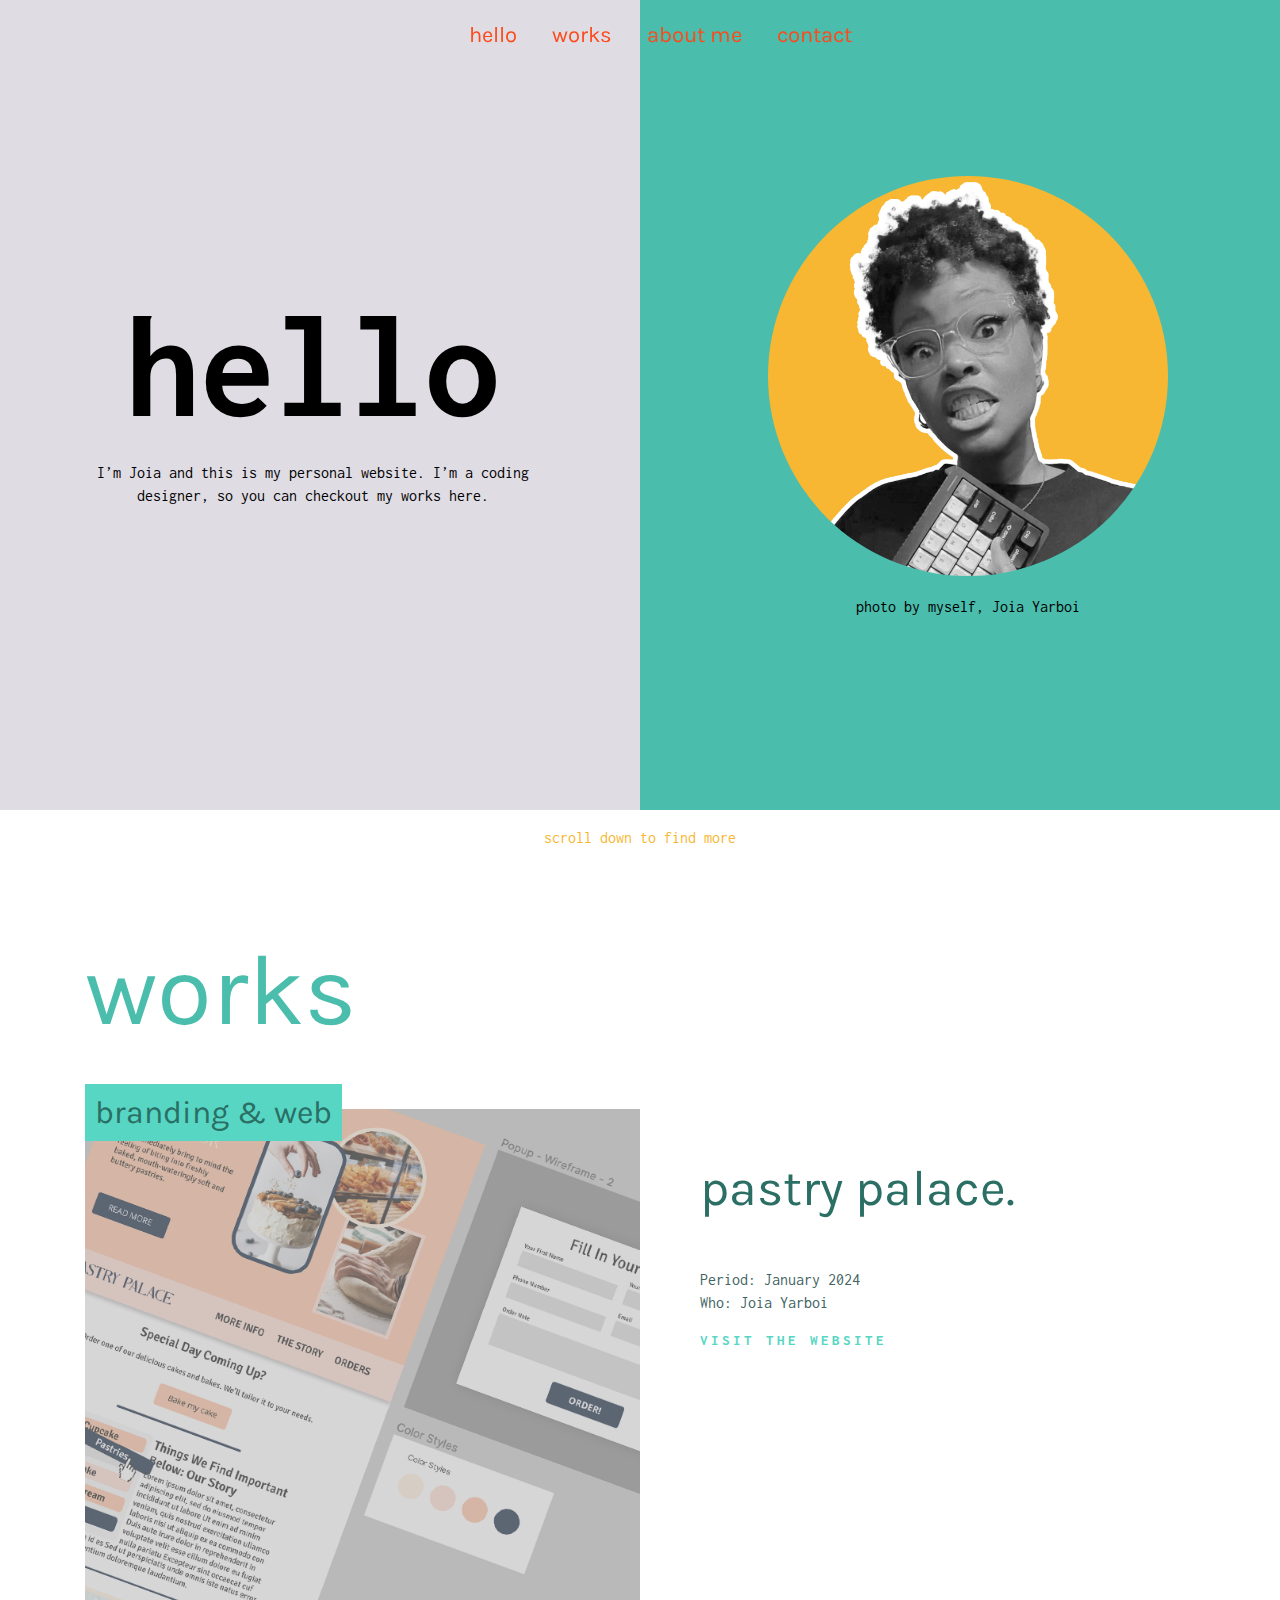
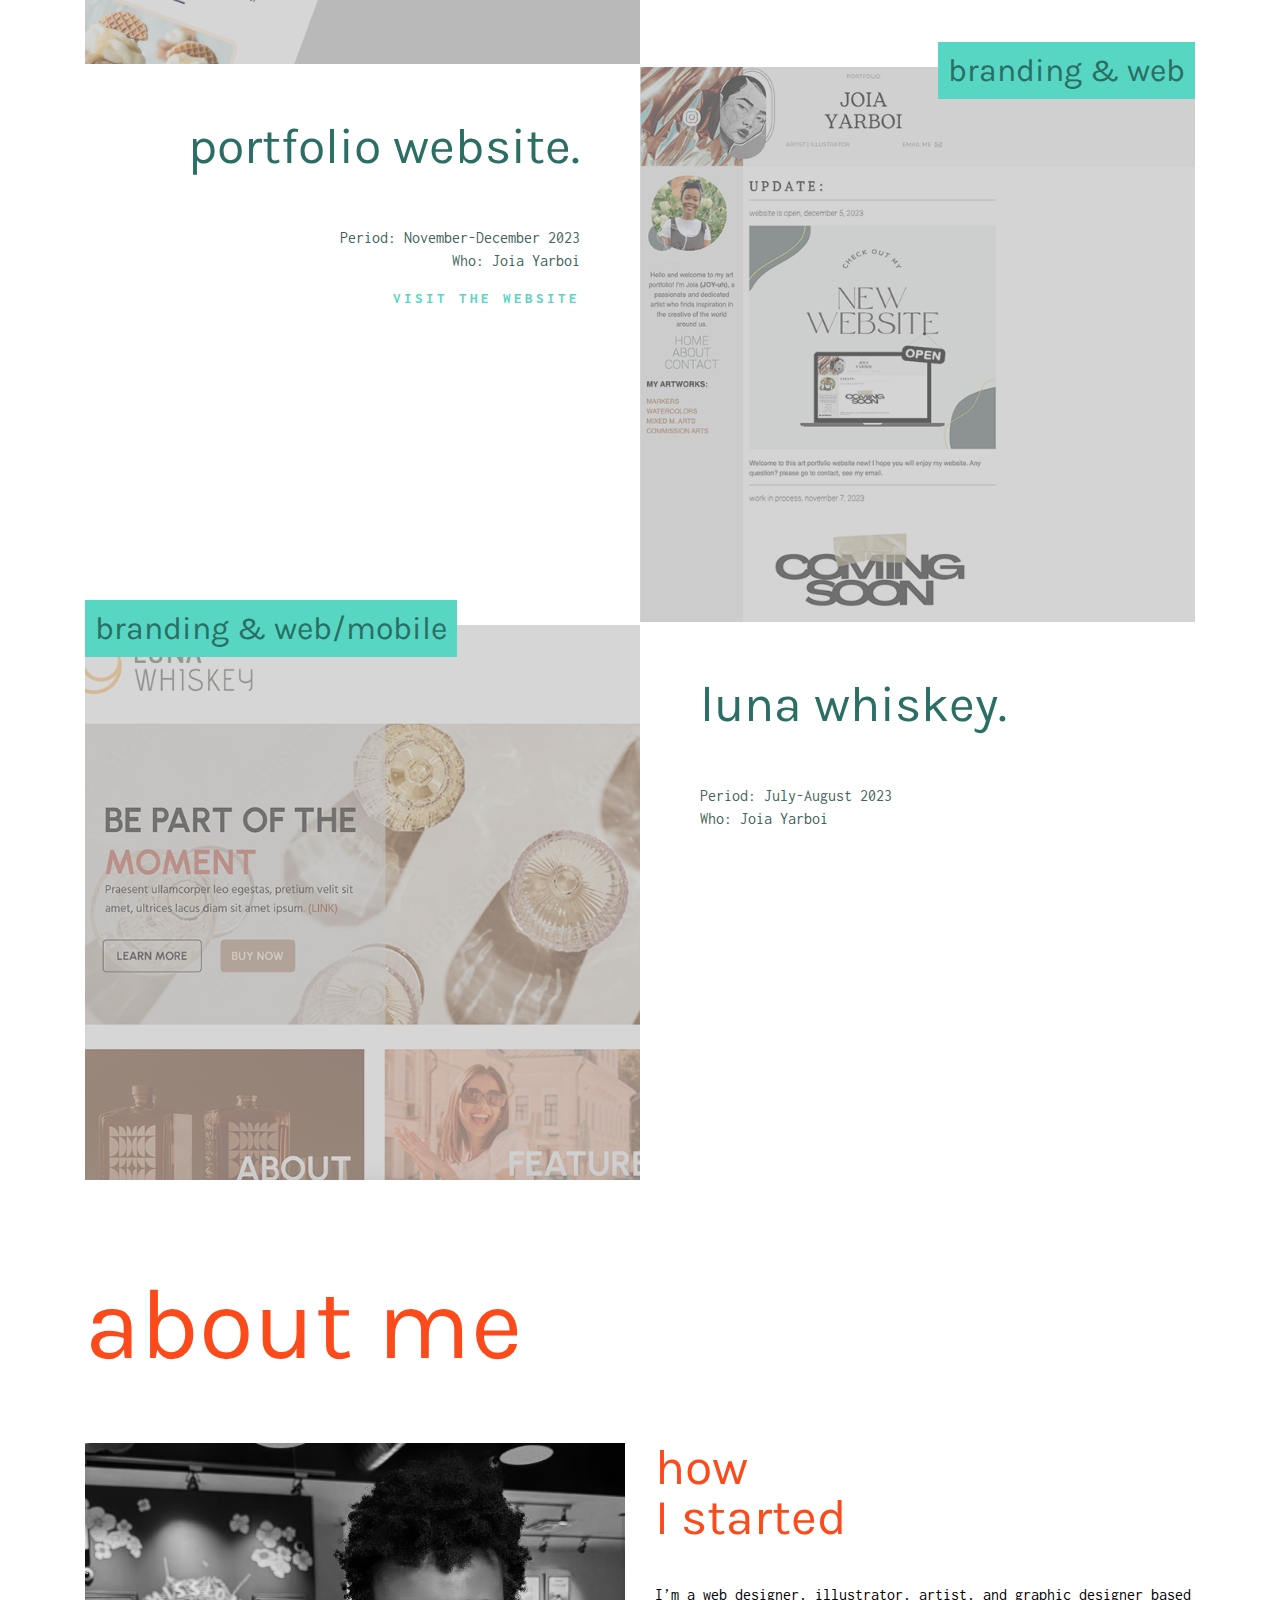
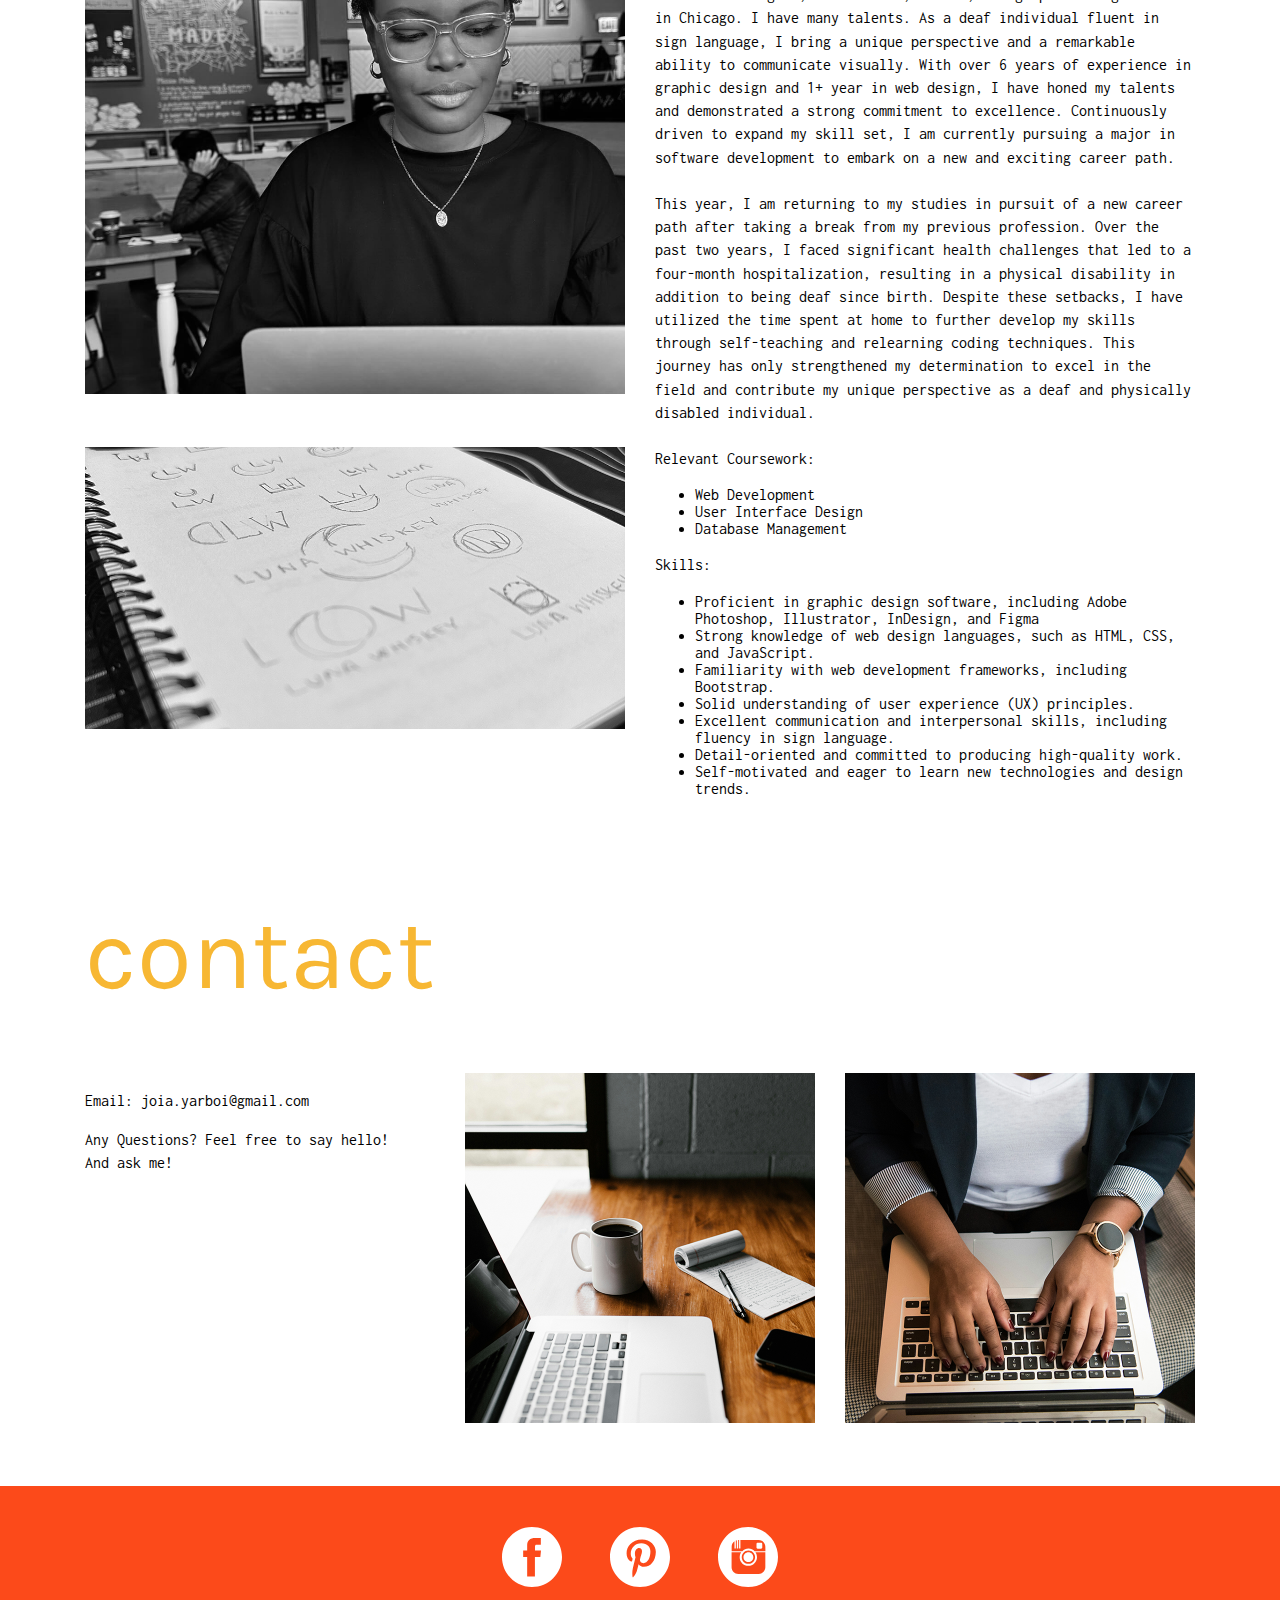
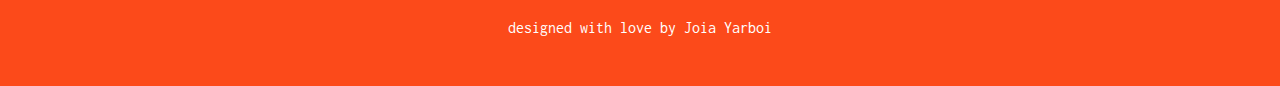
<file: personal/index.html>
<!DOCTYPE html>
<html>
<head>
	<meta charset="utf-8">
	<meta name="viewport" content="width=device-width, initial-scale=1">
	<link rel="stylesheet" type="text/css" href="css/styles.css">
	<link rel="stylesheet" type="text/css" href="css/bootstrap-grid.css">
	<link rel="preconnect" href="https://fonts.googleapis.com">
	<link rel="preconnect" href="https://fonts.gstatic.com" crossorigin>
	<link href="https://fonts.googleapis.com/css2?family=Inconsolata:wght@400;700&family=Karla:wght@400;700&display=swap" rel="stylesheet">
	<title>Joia's Personal Website</title>
</head>
<body>
	<nav>
		<ul class="navigation">
			<li><a href="#hello">hello</a></li>
			<li><a href="#works">works</a></li>
			<li><a href="#aboutme">about me</a></li>
			<li><a href="#contact">contact</a></li>
		</ul>
	</nav>
	<header class="row" id="hello">
	<!-- left column -->	
		<section class="col left-col">
			<div class="top-container">
			<h1>hello</h1>
			<p>I’m Joia and this is my personal website.
			I’m a coding designer, so you can checkout
			my works here.</p>
			</div>
		</section>

	<!-- right column -->
		<section class="col right-col">
			<div class="top-container">
			<img class="mepic" src="img/mepic.png" alt="cactus"/>
			<p>photo by myself, Joia Yarboi</p>
			</div>
		</section>
	</header>
	<main class="container">
			<p class="scroll">scroll down to find more</p>
			<!-- works -->
			<section class="works" id="works">
				<h2>works</h2>
				<!-- first -->
				<div class="row no-gutters">
				<div class="col">
					<h4>branding & web</h4>
					<img src="img/work1.png" class="works-img" alt="" />
				</div>
				<div class="col">
						<div class="extra-gutters">
						<h3>pastry palace.</h3>
						<p>Period: January 2024<br>
						   Who: Joia Yarboi</p>
						<a href="https://jomiyaa.github.io/pp-bakery/index.html" target="blank_">VISIT THE WEBSITE</a>
						</div>
				</div>
				</div>

				<!-- secord -->
				<div class="row no-gutters">
					<div class="col">
						<div class="extra-gutters right-aligned">
						<h3>portfolio website.</h3>
						<p>Period: November-December 2023<br>
						   Who: Joia Yarboi</p>
						<a href="https://www.oakton.edu/students/8/jyarboi6048/Final%20Project/home.html" target="blank_">VISIT THE WEBSITE</a>
						</div>
					</div>
					<div class="col">
					<h4 class="right-aligned">branding & web</h4>
					<img src="img/work3.png" class="works-img" alt="" />
					</div>
				</div>

				<!-- third -->
				<div class="row no-gutters">
					<div class="col">
					<h4>branding & web/mobile</h4>
					<img src="img/work2.png" class="works-img" alt="" />
					</div>
					<div class="col">
						<div class="extra-gutters">
						<h3>luna whiskey.</h3>
						<p>Period: July-August 2023<br>
						   Who: Joia Yarboi</p>
						</div>
					</div>
				</div>
			</section>

			<!-- my team -->
			<section class="team" id="aboutme">
				<h2>about me</h2>
				<div class="row">
					<div class="col-md-6">
					<img src="img/aboutme1.png" class="img-margin" alt="team picture"/>
					<img src="img/aboutme2.png" class="img-margin" alt="team picture"/>
					</div>
					<div class="col">
					<h3>how<br>I started</h3>
					<p>I’m a web designer, illustrator, artist, and graphic designer based in Chicago. I have many talents. As a deaf individual fluent in sign language, I bring a unique perspective and a remarkable ability to communicate visually. With over 6 years of experience in graphic design and 1+ year in web design, I have honed my talents and demonstrated a strong commitment to excellence. Continuously driven to expand my skill set, I am currently pursuing a major in software development to embark on a new and exciting career path. 
					<br><br>
					This year, I am returning to my studies in pursuit of a new career path after taking a break from my previous profession. Over the past two years, I faced significant health challenges that led to a four-month hospitalization, resulting in a physical disability in addition to being deaf since birth. Despite these setbacks, I have utilized the time spent at home to further develop my skills through self-teaching and relearning coding techniques. This journey has only strengthened my determination to excel in the field and contribute my unique perspective as a deaf and physically disabled individual.<br><br>
					Relevant Coursework:
					</p>
					<ul>
						<li>Web Development</li>
						<li>User Interface Design</li>
						<li>Database Management</li>
					</ul>
					<p>Skills:</p>
					<ul>
						<li>Proficient in graphic design software, including Adobe Photoshop, Illustrator, InDesign, and Figma</li>
						<li>Strong knowledge of web design languages, such as HTML, CSS, and JavaScript.</li>
						<li>Familiarity with web development frameworks, including Bootstrap.</li>
						<li>Solid understanding of user experience (UX) principles.</li>
						<li> Excellent communication and interpersonal skills, including fluency in sign language.</li>
						<li>Detail-oriented and committed to producing high-quality work.</li>
						<li>Self-motivated and eager to learn new technologies and design trends.</li>
					</ul>
				</div>
				</div>
			</section>

			<!-- contact -->
			<section class="contact" id="contact">
				<h2>contact</h2>
				<div class="row">
					<div class="col">
					<p>Email: joia.yarboi@gmail.com</p>
					<p>Any Questions? Feel free to say hello!<br>
					And ask me!</p>
					</div>
					<div class="col">
					<img src="img/contact3.png" alt=""/>
					</div>
					<div class="col">
					<img src="img/contact4.png" alt=""/>
					</div>
				</div>
			</section>
	</main>

	<footer>
		<div class="container">
			<div class="social-icons-container">
				<a href=""><img src="img/facebook.svg" class="social-icon" alt="facebook"/></a>
				<a href=""><img src="img/pinterest.svg" class="social-icon" alt="pinterest"/></a>
				<a href=""><img src="img/instagram.svg" class="social-icon" alt="instagram"/></a>
			</div>
				<p>designed with love by Joia Yarboi</p>
		</div>
	</footer>
</body>
</html>
</file>
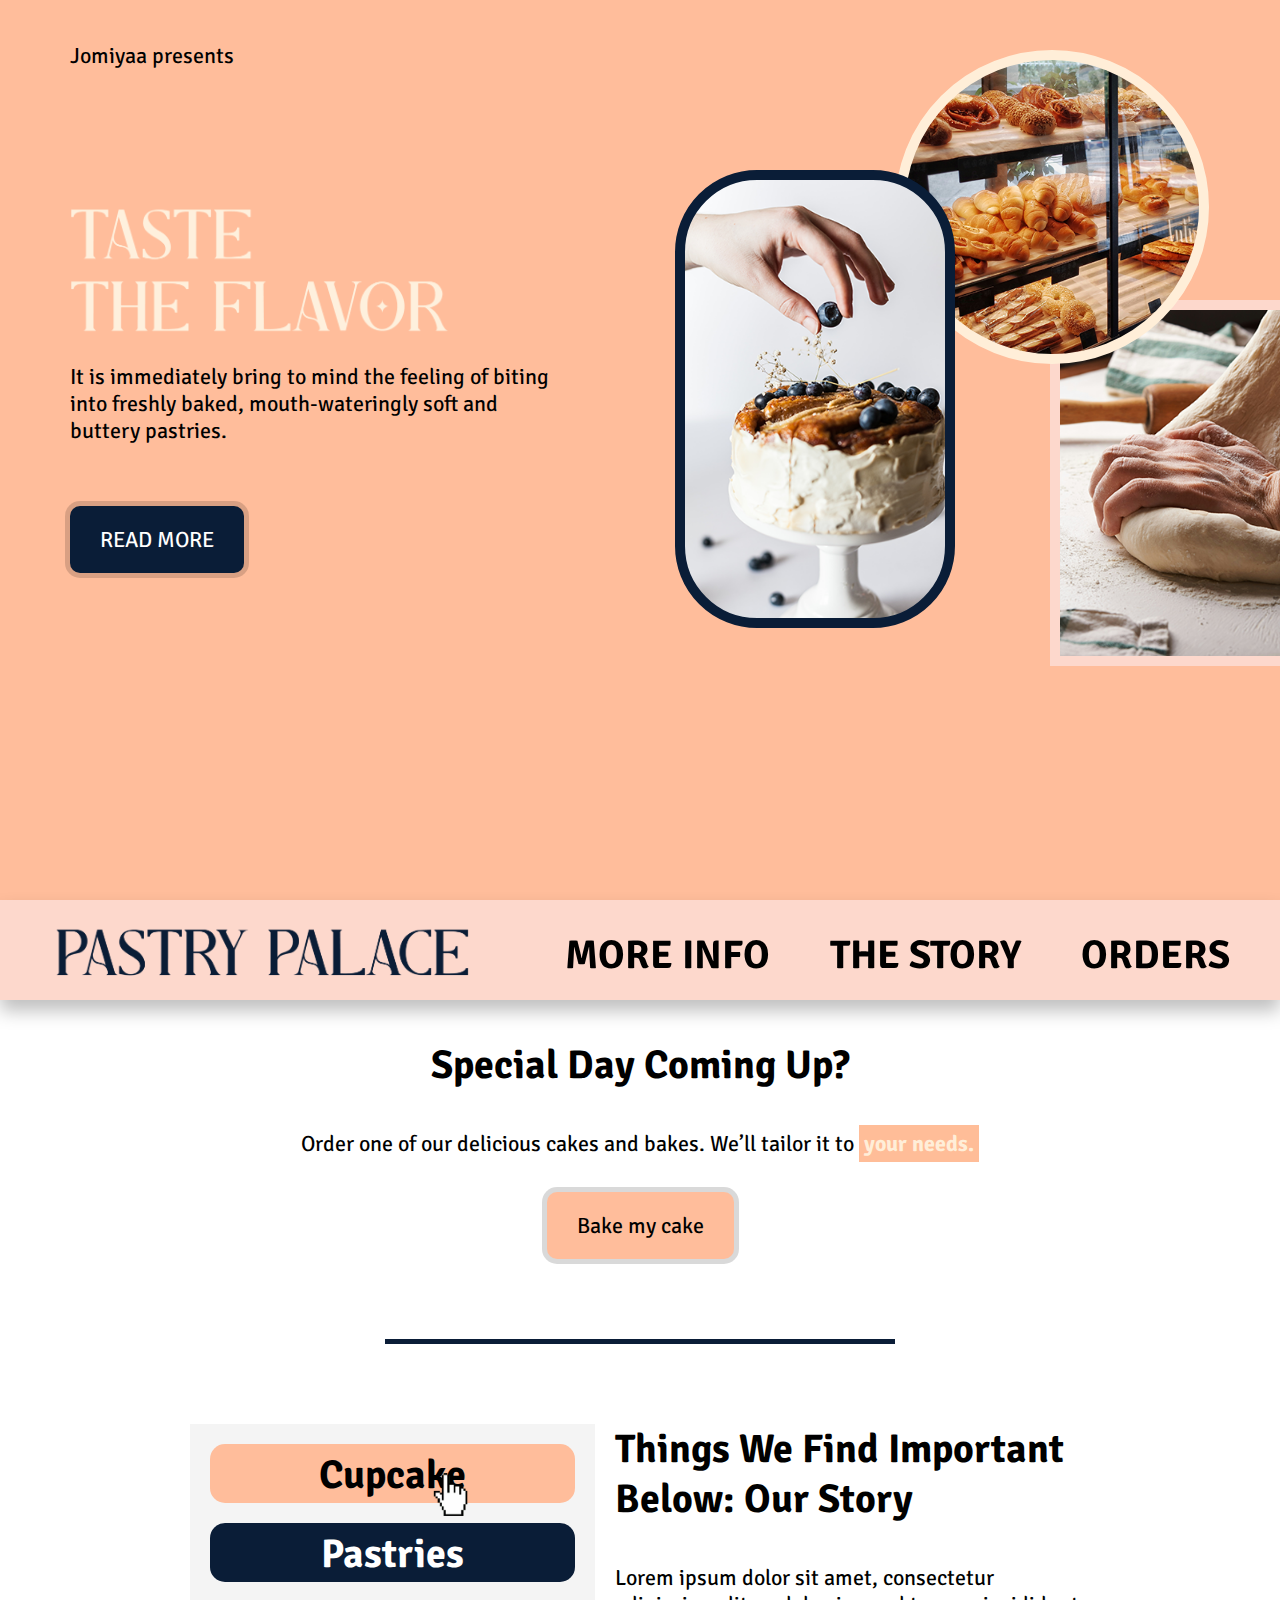
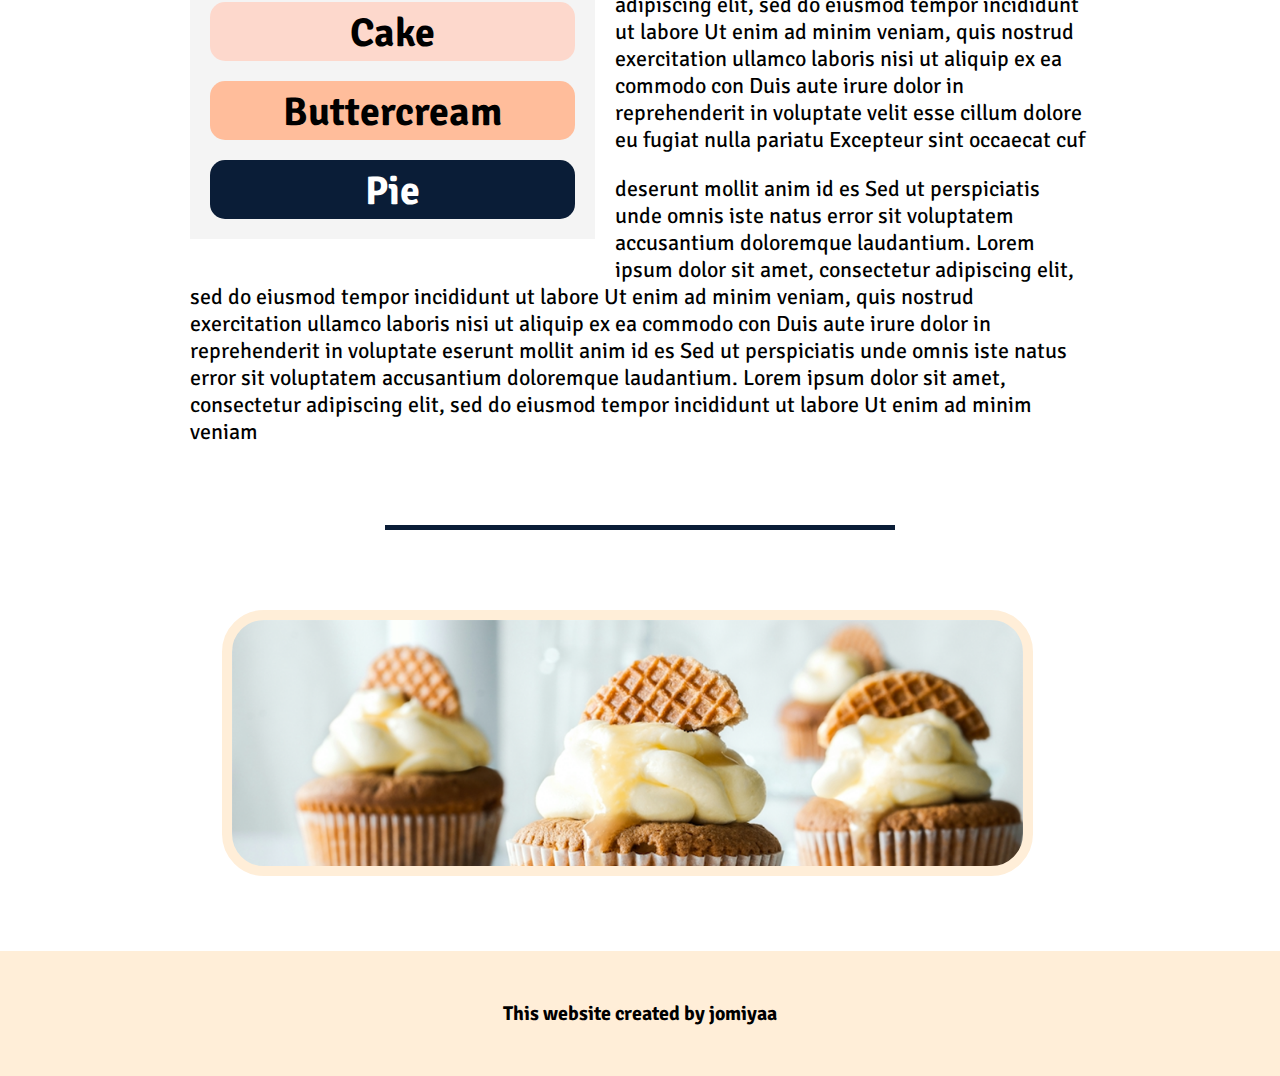
<file: pp-bakery/index.html>
<!DOCTYPE html>
<html>
<head>
	<meta charset="utf-8">
	<meta name="viewport" content="width=device-width, initial-scale=1">
	<title>Pastry Palace</title>
	<link rel="stylesheet" href="styles.css">
</head>
<body>

<!-- header -->
	<div class="pp-header">
		<div class="wrapper">
			<p>Jomiyaa presents</p>
			<div class="img"></div>
 			<p>It is immediately bring to mind the feeling of biting into freshly baked, mouth-wateringly soft and buttery pastries.</p><br><br>
 			<a class="cta" href="#more-info">READ MORE</a>
		</div>
		<div class="pic1"></div>
		<div class="pic2"></div>
		<div class="pic3"></div>
	</div>
	<div id="more-info"></div>

<!-- navigation -->
	<nav>
		<a href="#" class="logo">PASTRY PALACE</a>
		<ul>
			<li><a href="javascript:()" onclick="showPopup();">ORDERS</a></li>
			<li><a href="#story">THE STORY</a></li>
			<li><a href="#more-info">MORE INFO</a></li>
		</ul>
	</nav>

<!-- main -->
	<div class="more-info">
		<div class="wrapper-main">
		<h3>Special Day Coming Up?</h3>
		<p>Order one of our delicious cakes and bakes. We’ll tailor it to <span class="highlight">your needs.</span></p>
		<a class="cta alt" onclick="showPopup();">Bake my cake</a>
	</div>
	</div>

	<div class="sep"></div>

	<div class="story" id="story">
		<div class="wrapper-main">
		<ul class="nb-list">
			<li class="peach">Cupcake</li>
			<li class="navy favorite">Pastries</li>
			<li class="lpink">Cake</li>
			<li class="peach">Buttercream</li>
			<li class="navy">Pie</li>
		</ul>
		<h3>Things We Find Important<br>
		Below: Our Story</h3>
		<p>Lorem ipsum dolor sit amet, consectetur adipiscing elit, sed do eiusmod tempor incididunt ut labore Ut enim ad minim veniam, quis nostrud exercitation ullamco laboris nisi ut aliquip ex ea commodo con Duis aute irure dolor in reprehenderit in voluptate velit esse cillum dolore eu fugiat nulla pariatu Excepteur sint occaecat cuf</p>
		<p>deserunt mollit anim id es Sed ut perspiciatis unde omnis iste natus error sit voluptatem accusantium doloremque laudantium. Lorem ipsum dolor sit amet, consectetur adipiscing elit, sed do eiusmod tempor incididunt ut labore Ut enim ad minim veniam, quis nostrud exercitation ullamco laboris nisi ut aliquip ex ea commodo con Duis aute irure dolor in reprehenderit in voluptate eserunt mollit anim id es Sed ut perspiciatis unde omnis iste natus error sit voluptatem accusantium doloremque laudantium. Lorem ipsum dolor sit amet, consectetur adipiscing elit, sed do eiusmod tempor incididunt ut labore Ut enim ad minim veniam</p>
	</div>
	</div>

	<div class="sep"></div>

	<div class="wrapper-main">
		<div class="pic4"></div>
	</div>


<!-- footer -->
	<footer>
		<div class="wrapper-main">
		This website created by jomiyaa
		</div>
	</footer>

<!-- pop-up -->
	<div class="popup" id="popup">
		<div class="blanket"></div>
		<div class="content">
			<h2>Fill In Your Details</h2>
			<form action="">
				<div class="row">
					<div class="item">
				<label for="">Your First Name</label>
				<input type="text" placeholder="First Name" Value="Michelle">
			</div>
			<div class="item">
				<label for="">Your Last Name</label>
				<input type="text" placeholder="Last Name">
			</div>
		</div>
		<div class="row">
			<div class="item">
				<label for="">Phone Number</label>
				<input type="text" placeholder="(000) 000-0000">
			</div>
			<div class="item">
				<label for="">Email</label>
				<input type="text" placeholder="example@email.com">
			</div>
		</div>
		<div class="row">
			<div class="item">
				<label for="">Order Note</label><br>
  				<textarea rows="4" cols="100">Eg. Vanilla</textarea>
			</div>
		</div>
			<button class="cta">ORDER!</button>
			</form>
			<button class="close" onclick="hidePopup();">Close</button>
		</div>
	</div>

</body>
</html>
<script src="script.js" type="text/javascript"></script>
</file>
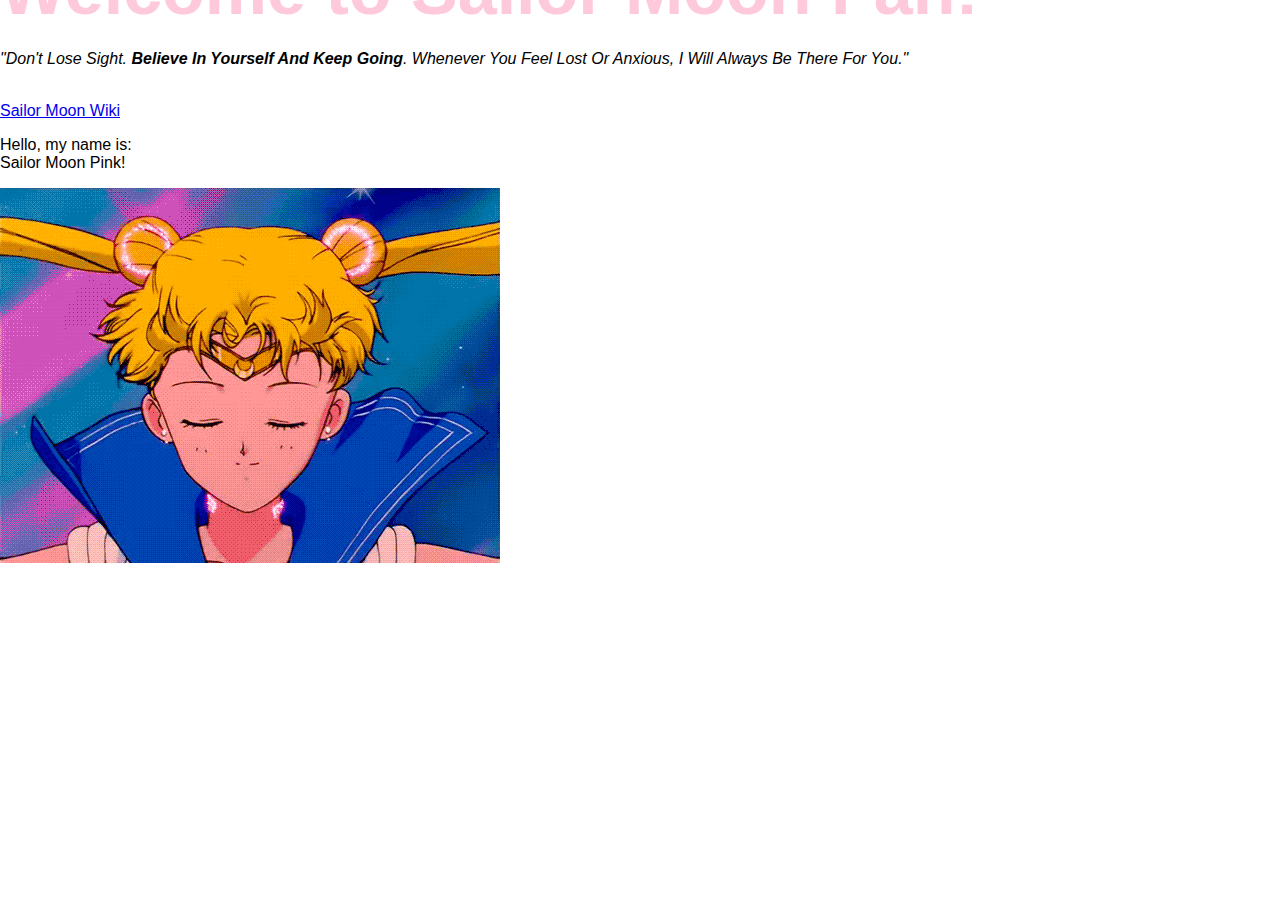
<file: sailor-moon/test.html>
<!DOCTYPE html>
<!DOCTYPE html>
<html>
<head>
	<meta charset="utf-8">
	<meta name="viewport" content="width=device-width, initial-scale=1">
	<title>Sailor Moon Fan Page</title>
	<link rel="stylesheet" type="text/css" href="css/style-test.css">
</head>
<body>
	<h1>Welcome to Sailor Moon Fan!</h1>
	<p><i>"Don't Lose Sight. <b>Believe In Yourself And Keep Going</b>. Whenever You Feel Lost Or Anxious, I Will Always Be There For You."</i></p><br>
	<a href="https://sailormoon.fandom.com/wiki/Sailor_Moon_Wiki" target="_blank" title="Let's go Sailor Moon Wiki!">Sailor Moon Wiki</a>
	<p>Hello, my name is:<br>
	Sailor Moon Pink!</p>
	<img src="img/sailormoongif.gif"><br>
</body>
</html>
</file>
<file: personal/css/styles.css>
html {
	height: 100%;
}

body {
	margin: 0;
	font-family: 'Inconsolata', monospace;
}


nav {
	position: fixed;
	z-index: 1;
	right: 0;
	left: 0;
	font-family: 'Karla', sans-serif;
	font-size: 22px;
}

h2, h3, h4, h5 {
	font-family: 'Karla', sans-serif;
	font-weight: normal;
}

h1 {
	font-size: 150px;
	font-weight: bold;
	margin: 0;
}

h2 {
	font-size: 100px;
	margin-bottom: 60px;
}

.navigation {
	text-align: center;
}

.navigation li {
	display: inline-block;
	margin: 0 15px;
}

.navigation li a {
	color: #FC4A1A;
	text-decoration: none;
}

.left-col, .right-col {
	color: #000000;
	text-align: center;
	height: 90vh;
	display: flex;
	justify-content: center;
	align-items: center;
}

.left-col {
	background-color: #DFDCE3;
}

.right-col {
	background-color: #4ABDAC;
}

.top-container {
	width: 500px;
	margin: 0 auto;
}

.scroll {
	color: #F7B733;
	text-align: center;
}

.works {
	color: #42645F;
}

.works-img {
	position: relative;
	width: 100%;
}

.works h2 {
	color: #4ABDAC;
}

.team h2 {
	color: #FC4A1A;
}

.img-margin {
	margin-bottom: 50px;

}

.contact h2 {
	color: #F7B733;
}

h3 {
	font-size: 50px;
}

.works h3 {
	color: #2A6E64;
}

.team h3 {
	color: #FC4A1A;
	margin: 0 0 40px 0;
	line-height: 100%;
}

.works h4 {
	position: absolute;
	z-index: 1;
	top: -25px;
}

.works h4.right-aligned {
	right: 0;
}

.extra-gutters {
	padding: 0 60px;
}

.right-aligned {
	text-align: right;
}

h4 {
	font-size: 32px;
	color: #2A6E64;
	background-color: #56D6C3;
	display: inline-block;
	margin: 0;
	padding: 10px;
}

.works a {
	letter-spacing: 3px;
	color: #56D6C3;
	font-size: 15px;
	text-decoration: none;
	font-weight: bold;
}

p {
	line-height: 145%;
}

img {
	max-width: 100%;
}

.mepic {
	max-width: 80%;
	border-radius: 50%;
}

footer {
	background-color: #FC4A1A;
	min-height: 200px;
	color: #ffffff;
	text-align: center;
	display: flex;
	justify-content: center;
	align-items: center;
	margin-top: 60px;
}

.social-icon {
	height: 60px;
	margin: 10px 20px;
}

.social-icons-container {
	text-align: center;
}
</file>
<file: pp-bakery/styles.css>
@import url('https://fonts.googleapis.com/css2?family=Signika+Negative&display=swap');

body, html {
	font-family: 'Signika Negative', sans-serif;
		padding: 0;
		margin: 0;
}

p {
	font-size: 22px;
}

h1{
   font-size: 60px;
   text-transform: uppercase;
}

h2 {
	font-size: 54px;
}

h3 {
	font-size: 40px;
	font-weight: bold;
}

.img {
	background: url(img/titletop.png) no-repeat 0 0;
	width: 378px;
	height: 134px;
	background-size: 100%;
	margin: 130px 0 30px;
}

.wrapper {
	width: 500px;
	margin: -30px 50px;
}

.wrapper-main {
	width: 900px;
	margin: 0px auto;
}

.pp-header {
	background-color: #FFBD9B;
	min-height: 100vh;
	padding: 50px 20px;
	box-sizing: border-box;
	position: relative;
	overflow: hidden;
}

.pp-header h1 {
	color: #FFEED8;
	margin: 90px 0px 30px;

}

.pic1 {
	background: url(img/frontsquareimg.png) no-repeat 0 0;
	background-size: cover;
	border-radius: 82px;
	border: 10px solid #0A1D37;
	width: 260px;
	height: 438px;
	position: absolute; top: 170px; left: 675px;
	z-index: 7;
}

.pic2 {
	background: url(img/circleimg.png) no-repeat 0 0;
	background-size: cover;
	border-radius: 50%;
	border: 10px solid #FFEED8;
	width: 294px;
	height: 294px;
	position: absolute; top: 50px; left: 895px;
	z-index: 3;
}

.pic3 {
	background: url(img/squareimg.png) no-repeat 0 0;
	background-size: cover;
	border: 10px solid #FDD8CC;
	width: 254px;
	height: 346px;
	position: absolute; top: 300px; left: 1050px;
	z-index: 1;
}

.pic4 {
	background: url(img/bottomimg.png) no-repeat 0 0;
	background-size: cover;
	border: 10px solid #FFEED8;
	border-radius: 42px;
	width: 791px;
	height: 246px;
	margin-left: 32px;
}

button.cta,
a.cta {
	font-size: 22px;
	text-transform: uppercase;
	color: white;
	background-color: #0A1D37;
	display: inline-block;
	box-shadow: 0 0 0 5px rgba(0, 0, 0, .15);
	padding: 20px 30px;
	border-radius: 10px;
	text-decoration: none;
	outline: none;
	border: none;
	cursor: pointer;
}

button.cta:active,
a.cta:active {
	opacity: .7;
}

button.cta.alt, 
a.cta.alt {
	text-transform: none;
	background-color: #FFBD9B;
	color: black;
}

nav {
	height: 100px;
	background-color: #FDD8CC;
	box-shadow: 0 11px 17px rgba(0, 0, 0, .25);
	position: sticky;
	top: 0;
	z-index: 1;
}

nav .logo {
	display: block;
	width: 414px;
	height: 61px;
	position: absolute; top: 50%; left: 0;
	margin-top: -30px;
	margin-left: 55px;
	background: url(img/titlenav.png) no-repeat 0 0;
	background-size: 100%;
	overflow: hidden;
	text-indent: -999px;
}

nav ul {
	padding: 0;
	margin: 0 20px 0 0;
}

nav ul li {
	padding: 0;
	margin: 0;
	display: block;
	float: right;
}

nav ul li a {
	display: block;
	height: 100%;
	box-sizing: border-box;
	font-size: 40px;
	text-transform: uppercase;
	font-weight: bold;
	color: #000000;
	text-decoration: none;
	padding: 30px 30px;
}

.more-info {
	text-align: center;
}

.more-info p {
	margin: 19px 0 35px;
}

.highlight {
	background-color: #FFBD98;
	color: #FFEED8;
	padding: 5px;
	display: inline;
	font-weight: bold;
}


.sep {
	width: 510px;
	height: 5px;
	background-color: #0A1D37;
	margin: 80px auto;

}

.nb-list {
	width: 405px;
	padding: 20px 20px 0 20px;
	box-sizing: border-box;
	background-color: #F4F4F4;
	float: left;
	margin: 0 20px 20px 0;
	position: relative;
}

.nb-list li {
	height: 59px;
	border-radius: 15px;
	font-size: 40px;
	color: white;
	font-weight: bold;
	text-align: center;
	display: block;
	box-sizing: border-box;
    margin-bottom: 20px;
	padding: 6px 20px;
}

.nb-list li.peach {background-color: #FFBD9B;
				   color: black;}
.nb-list li.gray {background-color: #E2E2E2}
.nb-list li.navy {background-color: #0A1D37}
.nb-list li.lpink {background-color: #FDD8CC;
				   color: black;}
}

.nb-list li.favorite {
	position: absolute;
	top: 70px;
	left: 70px;
	transform: rotate(6deg);
	box-shadow: 0 2px 14px rgba(0, 0, 0, .3);
}

.nb-list li.favorite:after {
	content: '';
	display: block;
	position: absolute;
	width: 348px;
	height: 434px;
	background: url(img/cursor.png) no-repeat 0 0;
	background-size: 10%;
	bottom: -68px;
	left: 60%;
}

footer {
	background-color: #FFEED8;
	text-align: center;
	font-size: 20px;
	margin: 75px 0 0;
	padding: 50px;
	font-weight: bold;
}

.popup {
	display: none;
	position: fixed;
	top: 0;
	bottom: 0;
	right: 0;
	left: 0;
	z-index: 9;
}

.popup.show {
	display: block;
}

.popup .blanket {
	background-color: rgba(0, 0, 0, .7);
	position: absolute;
	top: 0;
	bottom: 0;
	right: 0;
	left: 0;
}

.popup .content {
	box-sizing: border-box;
	padding: 0px 60px;
	width: 960px;
	height: 590px;
	background-color: white;
	text-align: center;
	position: absolute;
	left: 50%;
	top: 50%;
	margin-top: -270px;
	margin-left: -480px;
}

.popup h2 {
	margin: 30px 0 0;
}

.popup .cta {
	margin-top: 15px;
}

.popup .close {
	width: 100px;
	height: 100px;
	background: #FFBD98 url(img/cancel.png) no-repeat center center;
	background-size: 50%;
	position: absolute;
	top: -40px;
	right: -44px;
	border-radius: 50%;
	outline: none;
	border: none;
	overflow: hidden;
	text-indent: -999px;
	cursor: pointer;
}

.popup .row {

}

.popup .row:after {
	content: '';
	display: table;
	clear: both;
}

.popup .item {
	float: left;
	width: 395px;
	margin: 15px;
	text-align: left;
}

.popup .item:first-child {
	margin-left: 0;
}

.popup .item label {
	display: block;
	font-size: 20px;
	margin-bottom: 10px;
}

.popup .item input[type='text'] {
	display: block;
	font-size: 20px;
	background-color: #D9D9D9;
	border: none;
	height: 45px;
	width: 100%;
	box-sizing: border-box;
	padding: 15px 10px;
}

.popup .item textarea {
	display: block;
	background-color: #D9D9D9;
	border: none;
	box-sizing: border-box;
	margin-top: -10px;
	padding: 10px 5px;
}
</file>
<file: sailor-moon/css/style-test.css>
body {
	margin: 0;
	font-family: 'Arial', 'Verdana', sans-serif;
} 

/* header styles */

header {
	background-color: #ff80a0;
	text-align: center;
	padding: 5px;
	font-size: 20px;
}

header img {
	width: 30%;
	}

/* main styles */

main {
	max-width: 800px;
	padding: 20px;
	margin: 0 auto;
}

main p, ul{
	line-height: 25px;
}

main img {
	max-width: 100%;
}

main a {
	color: #ffcc66;
}

/* footer styles */

footer {
	background-color: #ff80a0;
	padding: 30px;
	text-align: center;
	color: white;
}

footer p {
	margin: 0px;
}

/* font styles */

h1, h2 {
	font-family: 'Lobster', sans-serif;;
}

h1 {
	font-size: 70px;
	color: #ffc9dc;
    margin-top: -50px;
    margin-bottom: 20px;
}

h2 {
	font-size: 40px;
	color: #F0C01A;
}

p.caption {
	color: #C8B4DB;
	margin: 2px;
}

b.red {
	color: red;
}

b.green {
	color: green;
}

b.yellow {
	color: #ffcc66;
}

b.blue {
	color: #1EAFDD;
}
</file>
